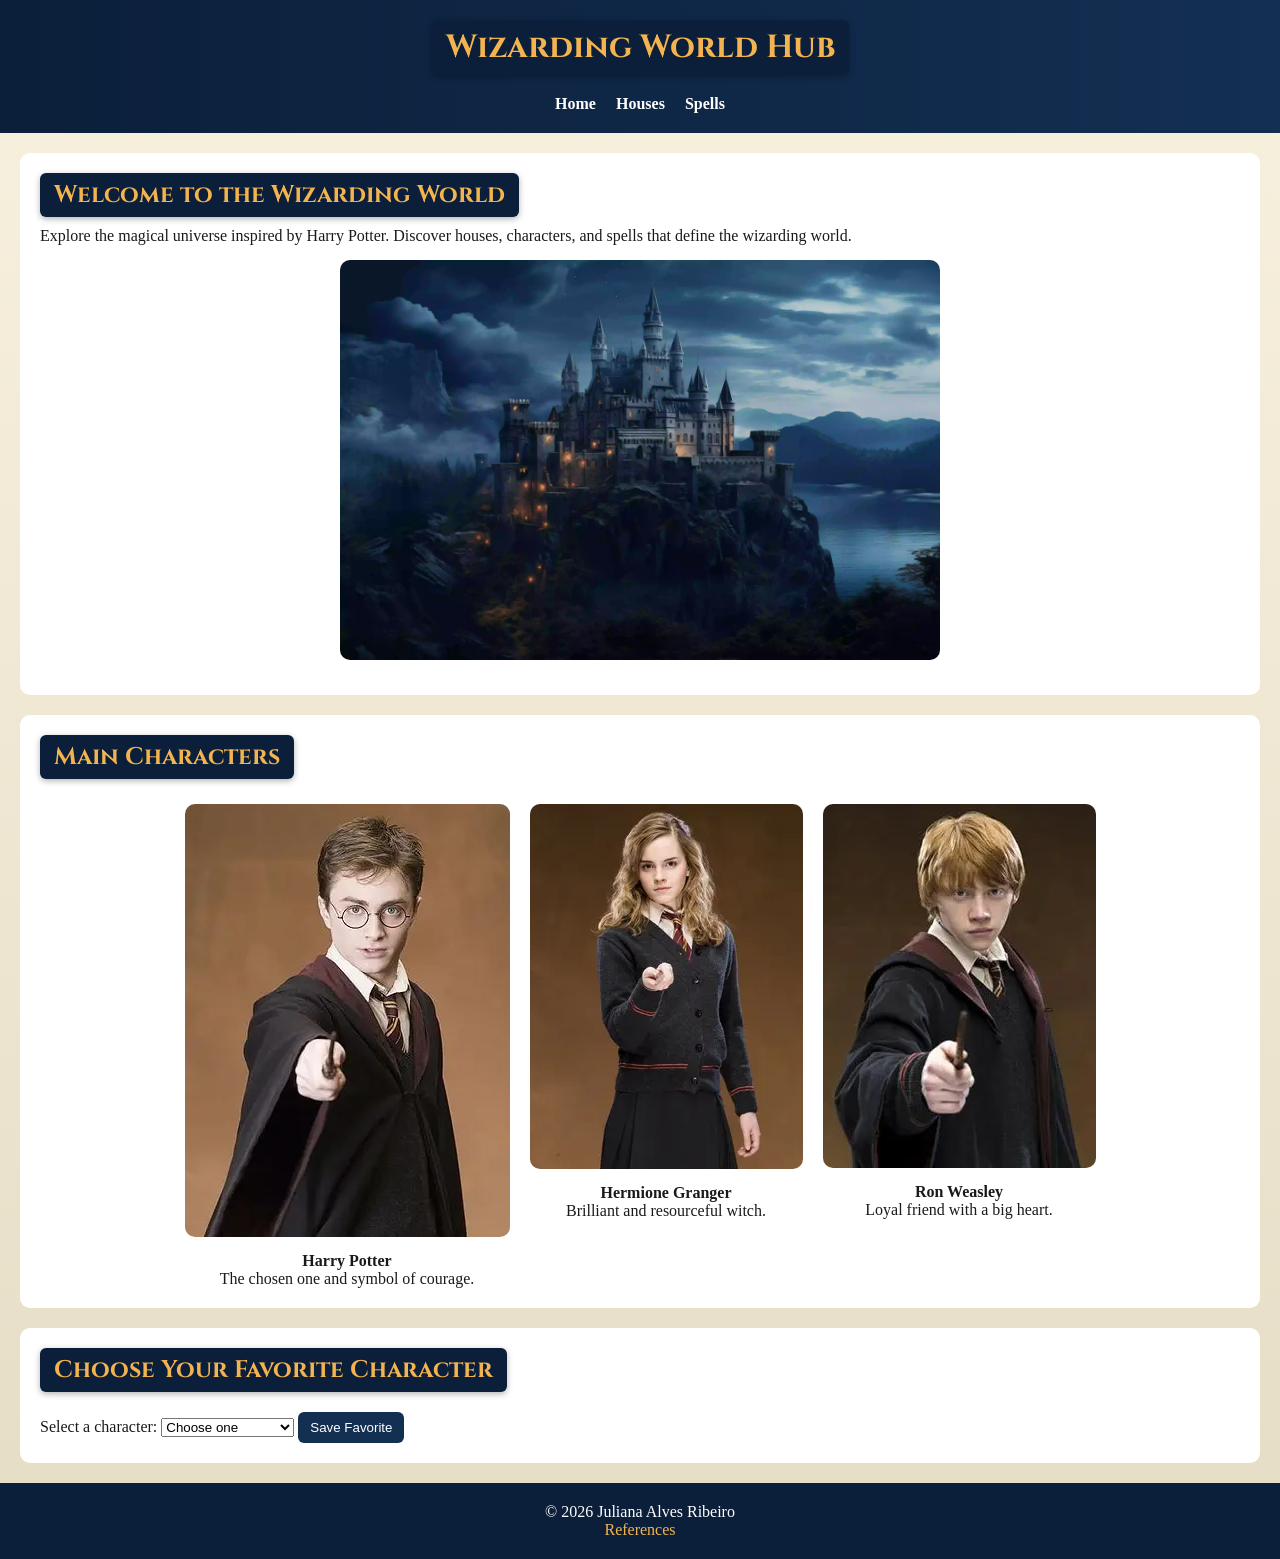
<file: project/index.html>
<!DOCTYPE html>
<html lang="en">
<head>
<meta charset="UTF-8">
<meta name="viewport" content="width=device-width, initial-scale=1.0">

<title>Wizarding World Hub</title>
<meta name="description" content="Explore the Wizarding World Hub and discover Hogwarts houses, characters, and magical experiences.">
<meta name="author" content="Juliana Alves Ribeiro">

<link href="https://fonts.googleapis.com/css2?family=Cinzel&family=IM+Fell+English&display=swap" rel="stylesheet">

<link rel="stylesheet" href="styles/wwh.css">
<link rel="stylesheet" href="styles/wwh-mobile.css">

<script src="scripts/wwh.js" defer></script>

</head>

<body>

<header>
<h1>Wizarding World Hub</h1>
<button id="menuBtn">☰</button>

<nav id="navMenu">
<a href="index.html">Home</a>
<a href="houses.html">Houses</a>
<a href="spells.html">Spells</a>
</nav>
</header>

<main>

<section>
<h2>Welcome to the Wizarding World</h2>
<p>
Explore the magical universe inspired by Harry Potter. Discover houses, characters,
and spells that define the wizarding world.
</p>

<img src="images/hogwarts.webp" alt="Hogwarts Castle" loading="lazy">
</section>

<section>
<h2>Main Characters</h2>

<div class="characters">

<div>
<img src="images/harry.webp" alt="Harry Potter" loading="lazy">
<p><strong>Harry Potter</strong><br>The chosen one and symbol of courage.</p>
</div>

<div>
<img src="images/hermione.webp" alt="Hermione Granger" loading="lazy">
<p><strong>Hermione Granger</strong><br>Brilliant and resourceful witch.</p>
</div>

<div>
<img src="images/ron.webp" alt="Ron Weasley" loading="lazy">
<p><strong>Ron Weasley</strong><br>Loyal friend with a big heart.</p>
</div>

</div>
</section>

<section>
<h2>Choose Your Favorite Character</h2>

<form>
  <label for="characterSelect">Select a character:</label>

  <select id="characterSelect" name="character">
    <option value="">Choose one</option>
    <option>Harry Potter</option>
    <option>Hermione Granger</option>
    <option>Ron Weasley</option>
  </select>

  <button type="button" onclick="saveFavorite()">Save Favorite</button>
</form>
<p id="result"></p>

</section>

</main>

<footer>
<p>© 2026 Juliana Alves Ribeiro</p>
<a href="./references.html">References</a>
</footer>

</body>
</html>
</file>
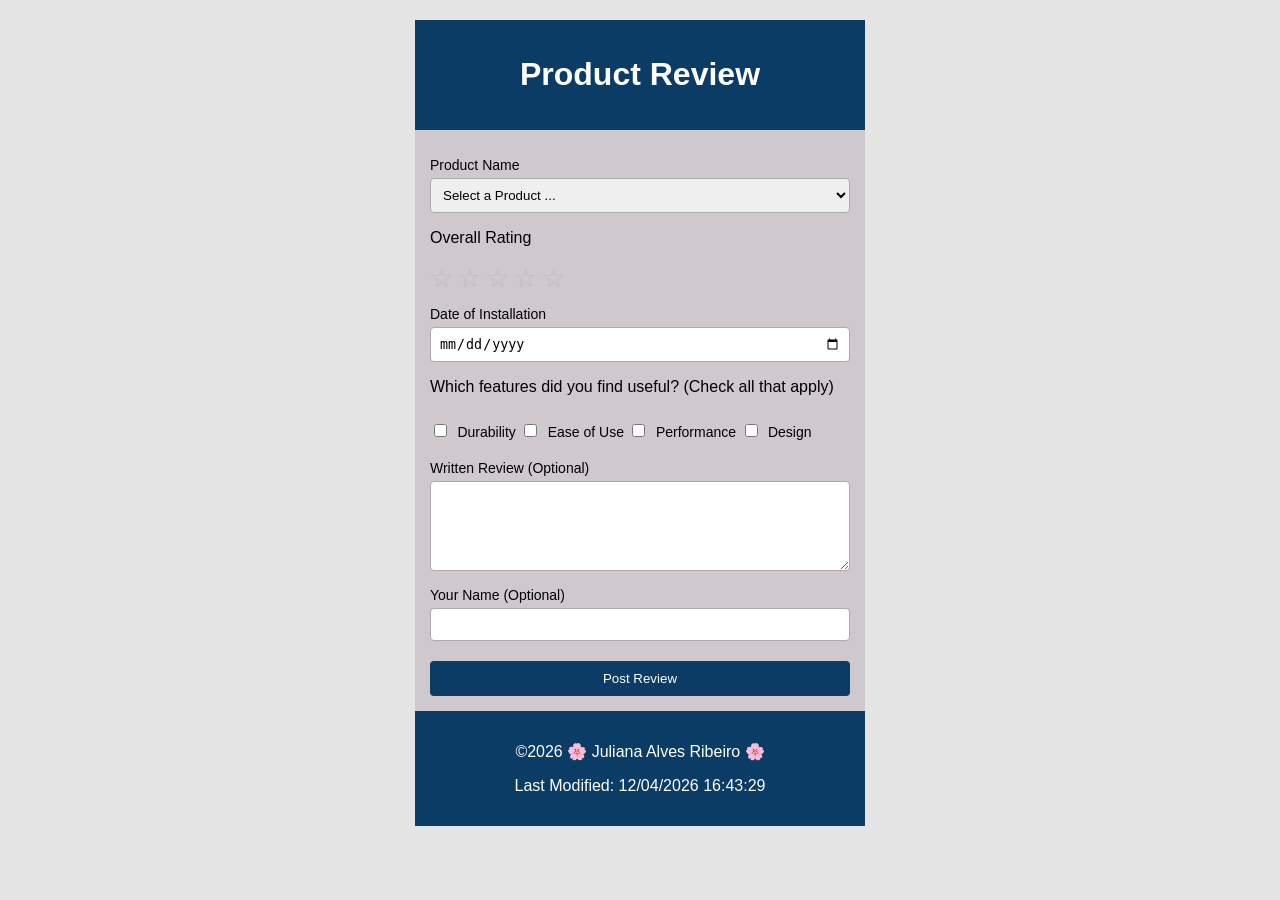
<file: form.html>
<!DOCTYPE html>
<html lang="en">
<head>
<meta charset="UTF-8">
<meta name="viewport" content="width=device-width, initial-scale=1.0">
<title>Product Review Form</title>
<meta name="description" content="Product Review Form - WDD 131 - Dynamic Web Fundamentals">
<meta name="author" content="Juliana Alves Ribeiro">

<link rel="stylesheet" href="styles/form.css">

<script src="scripts/form.js" defer></script>
<script src="scripts/form-review.js" defer></script>
</head>

<body>

<header>
  <h1>Product Review</h1>
</header>

<main class="container">

<form method="get" action="review.html">

<!-- Product -->
<label for="product">Product Name</label>
<select id="product" name="product" required>
  <option value="" disabled selected>Select a Product ...</option>
</select>

<!-- Rating -->
<p>Overall Rating</p>
<div class="rating">

  <input type="radio" id="star5" name="rating" value="5" required>
  <label for="star5">☆</label>

  <input type="radio" id="star4" name="rating" value="4" required>
  <label for="star4">☆</label>

  <input type="radio" id="star3" name="rating" value="3" required>
  <label for="star3">☆</label>

  <input type="radio" id="star2" name="rating" value="2" required>
  <label for="star2">☆</label>

  <input type="radio" id="star1" name="rating" value="1" required>
  <label for="star1">☆</label>

</div>

<!-- Date -->
<label for="date">Date of Installation</label>
<input type="date" id="date" name="date" required>

<!-- Features -->
<p>Which features did you find useful? (Check all that apply)</p>

<div class="checkbox-group">

  <input type="checkbox" id="durability" name="features" value="durability">
  <label for="durability">Durability</label>

  <input type="checkbox" id="ease" name="features" value="ease">
  <label for="ease">Ease of Use</label>

  <input type="checkbox" id="performance" name="features" value="performance">
  <label for="performance">Performance</label>

  <input type="checkbox" id="design" name="features" value="design">
  <label for="design">Design</label>

</div>

<!-- Review -->
<label for="review">Written Review (Optional)</label>
<textarea id="review" name="review"></textarea>

<!-- Name -->
<label for="username">Your Name (Optional)</label>
<input type="text" id="username" name="username">

<input type="submit" value="Post Review" class="submit-btn">

</form>

</main>

<footer>
  <p>©2026 🌸 Juliana Alves Ribeiro 🌸</p>
  <p id="lastModified"></p>
</footer>

</body>
</html>
</file>
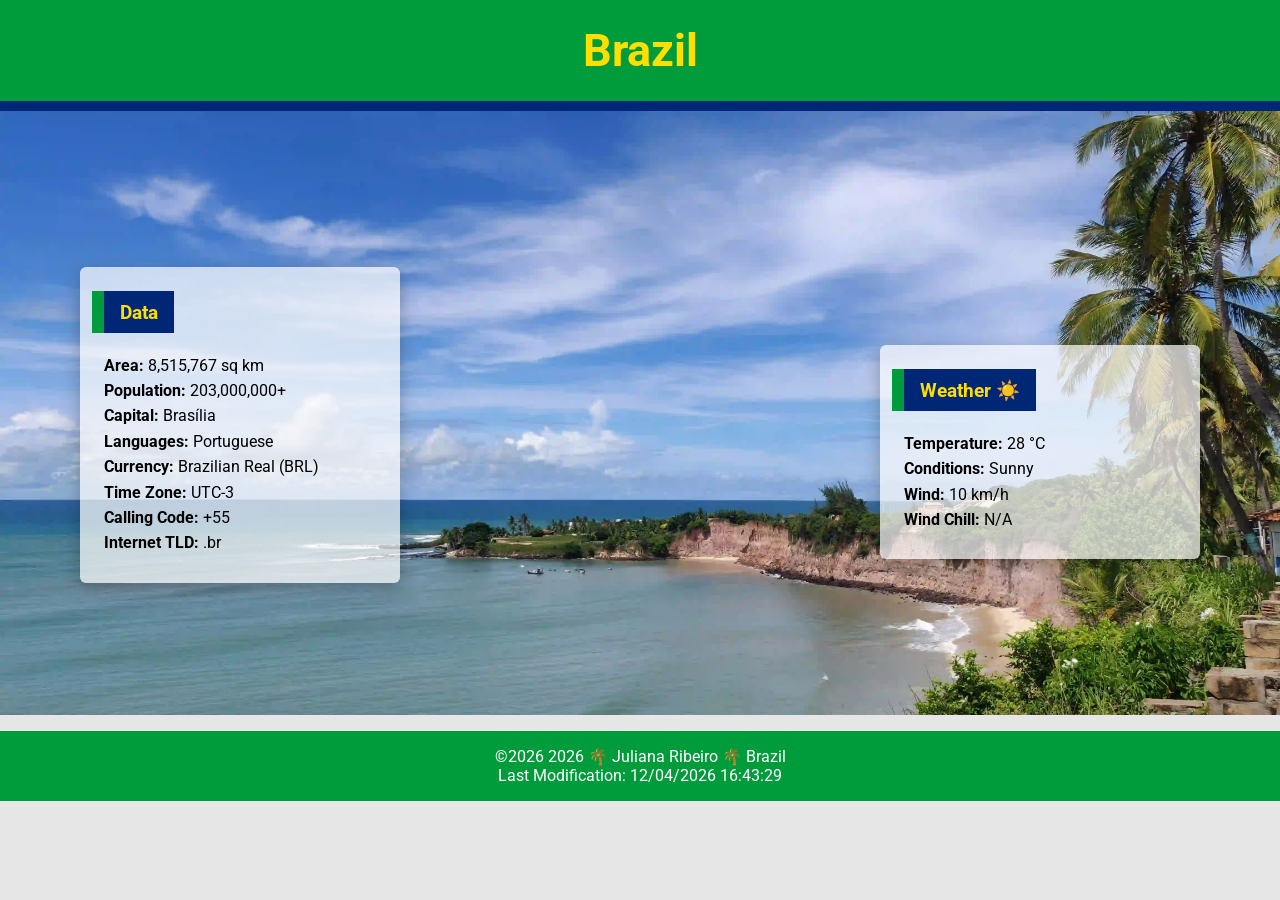
<file: place.html>
<!DOCTYPE html>
<html lang="en">
<head>
  <meta charset="UTF-8">
  <meta name="viewport" content="width=device-width, initial-scale=1.0">
  <title>Brazil</title>
  <meta name="description" content="WDD 131 - Dynamic Web Fundamentals - Juliana Alves Ribeiro web development resources and personal information.">
  <meta name="author" content="Juliana Alves Ribeiro">

  <link rel="stylesheet" href="styles/place.css">

  <!-- Google Fonts -->
  <link rel="preconnect" href="https://fonts.googleapis.com">
  <link rel="preconnect" href="https://fonts.gstatic.com" crossorigin>
  <link href="https://fonts.googleapis.com/css2?family=Roboto:wght@300;400;700&display=swap" rel="stylesheet">

  <script src="scripts/place.js" defer></script>
</head>

<body>

    <header>
    <h1>Brazil</h1>
    </header>

    <main>

    <!-- HERO -->
    <picture>
        <source srcset="images/hero-large.webp" media="(min-width: 768px)">
        <img src="images/hero-small.webp" alt="Brazil landscape">
    </picture>

    <!-- DATA -->
    <section class="card data">
        <h2>Data</h2>
        <p><strong>Area:</strong> 8,515,767 sq km</p>
        <p><strong>Population:</strong> 203,000,000+</p>
        <p><strong>Capital:</strong> Brasília</p>
        <p><strong>Languages:</strong> Portuguese</p>
        <p><strong>Currency:</strong> Brazilian Real (BRL)</p>
        <p><strong>Time Zone:</strong> UTC-3</p>
        <p><strong>Calling Code:</strong> +55</p>
        <p><strong>Internet TLD:</strong> .br</p>
    </section>

    <!-- WEATHER -->
    <section class="card weather">
        <h2>Weather</h2>

        <!-- Mobile SVG -->
        <img src="images/weather.svg" alt="Weather icon" class="weather-icon">

        <p><strong>Temperature:</strong> <span id="temp">28</span> °C</p>
        <p><strong>Conditions:</strong> Sunny</p>
        <p><strong>Wind:</strong> <span id="wind">10</span> km/h</p>
        <p><strong>Wind Chill:</strong> <span id="windChill"></span></p>
    </section>

    </main>

    <footer>
    <p>©2026 <span id="year"></span> 🌴 Juliana Ribeiro 🌴 Brazil</p>
    <p>Last Modification: <span id="lastModified"></span></p>
    </footer>

</body>
</html>
</file>
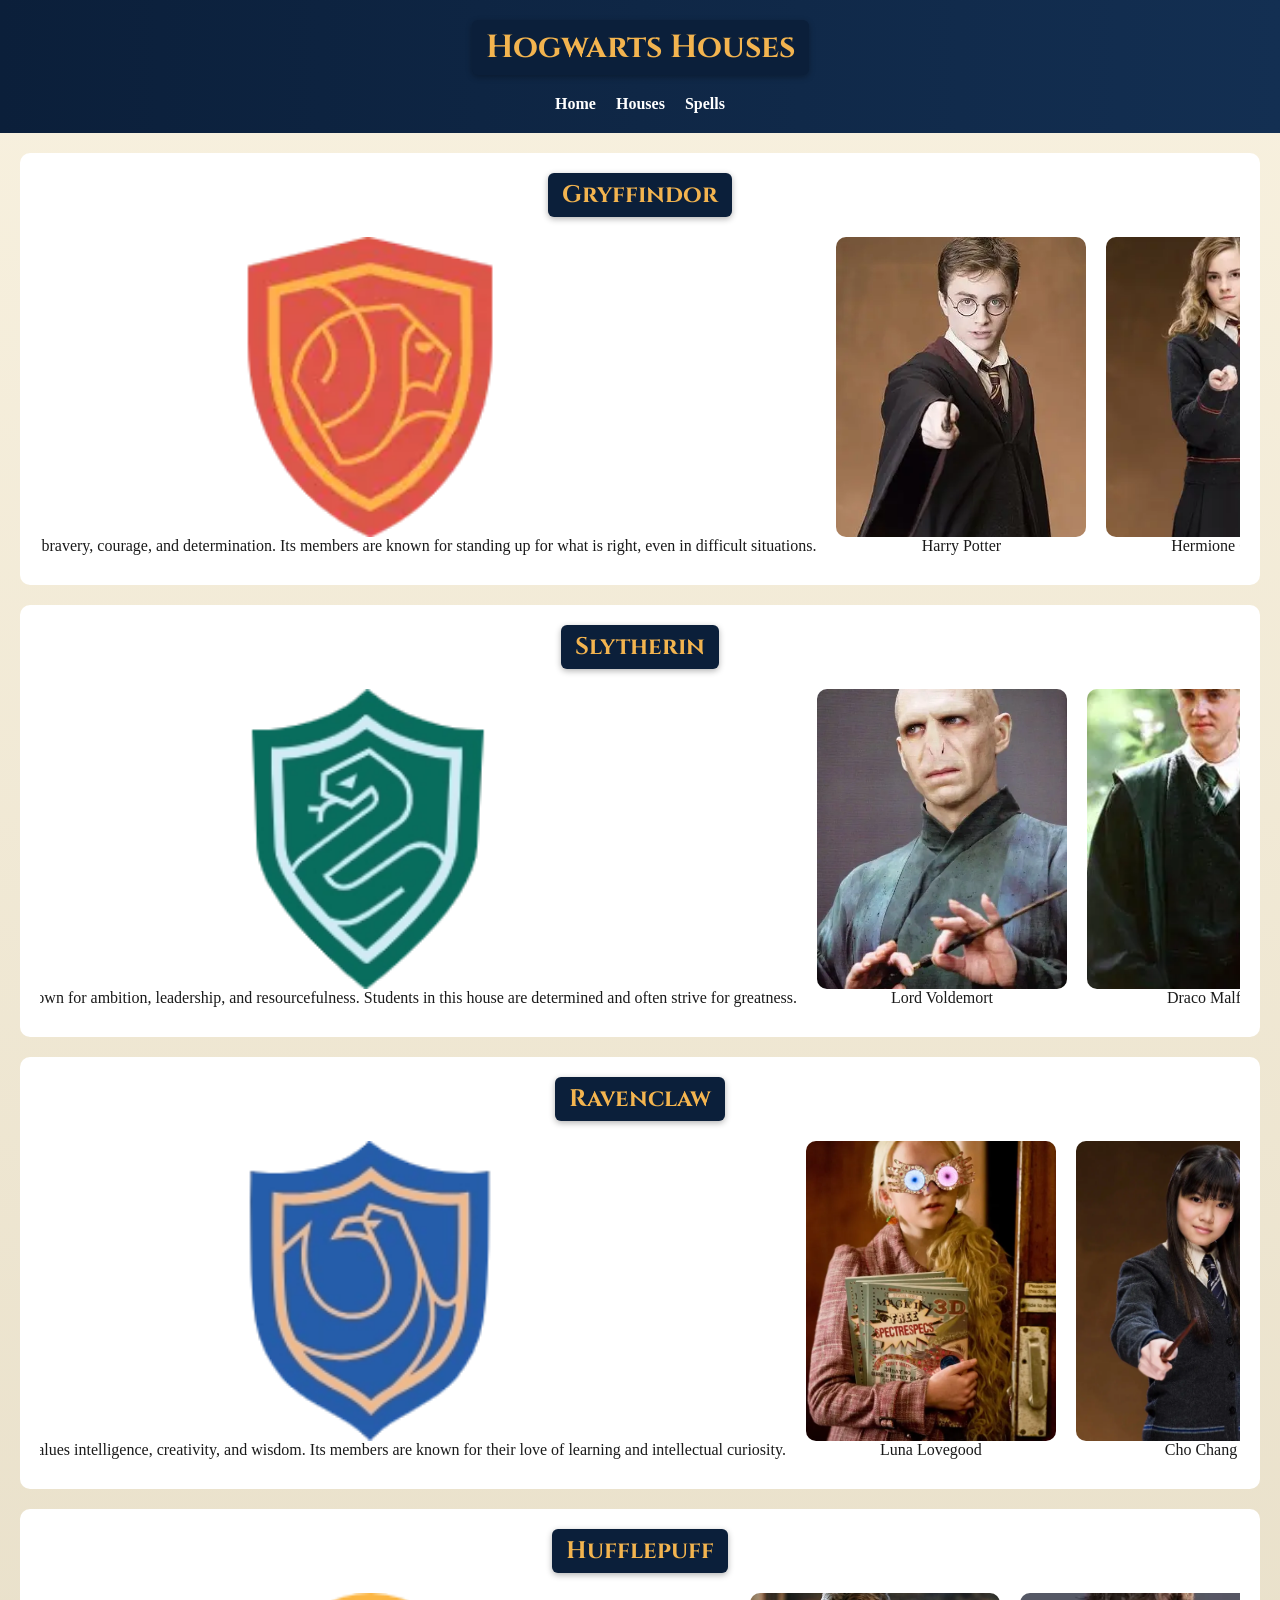
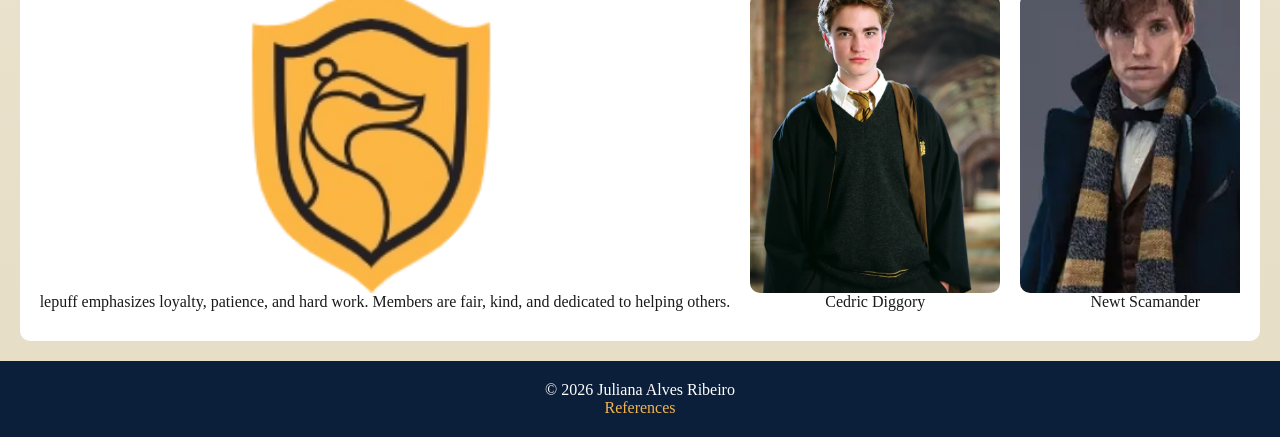
<file: project/houses.html>
<!DOCTYPE html>
<html lang="en">
<head>
<meta charset="UTF-8">
<meta name="viewport" content="width=device-width, initial-scale=1.0">

<title>Hogwarts Houses</title>

<link href="https://fonts.googleapis.com/css2?family=Cinzel&family=IM+Fell+English&display=swap" rel="stylesheet">

<link rel="stylesheet" href="styles/wwh.css">
<link rel="stylesheet" href="styles/wwh-mobile.css">

<script src="scripts/wwh.js" defer></script>
</head>

<body>

<header>
<h1>Hogwarts Houses</h1>
<button id="menuBtn">☰</button>

<nav id="navMenu">
<a href="index.html">Home</a>
<a href="houses.html">Houses</a>
<a href="spells.html">Spells</a>
</nav>
</header>

<main>

<section class="house">
<h2>Gryffindor</h2>
<div class="carousel">

<div class="card">
<img src="images/gryffindor.webp" alt="Gryffindor House" loading="lazy">
<p>Gryffindor values bravery, courage, and determination. Its members are known for standing up for what is right, even in difficult situations.</p>
</div>

<div class="card">
<img src="images/harry.webp" alt="Harry Potter" loading="lazy">
<p>Harry Potter</p>
</div>

<div class="card">
<img src="images/hermione.webp" alt="Hermione Granger" loading="lazy">
<p>Hermione Granger</p>
</div>

</div>
</section>

<section class="house">
<h2>Slytherin</h2>
<div class="carousel">

<div class="card">
<img src="images/slytherin.webp" alt="Slytherin House" loading="lazy">
<p>Slytherin is known for ambition, leadership, and resourcefulness. Students in this house are determined and often strive for greatness.</p>
</div>

<div class="card">
<img src="images/voldemort.webp" alt="Lord Voldemort" loading="lazy">
<p>Lord Voldemort</p>
</div>

<div class="card">
<img src="images/malfoy.webp" alt="Draco Malfoy" loading="lazy">
<p>Draco Malfoy</p>
</div>

</div>
</section>

<section class="house">
<h2>Ravenclaw</h2>
<div class="carousel">

<div class="card">
<img src="images/ravenclaw.webp" alt="Ravenclaw House" loading="lazy">
<p>Ravenclaw values intelligence, creativity, and wisdom. Its members are known for their love of learning and intellectual curiosity.</p>
</div>

<div class="card">
<img src="images/luna.webp" alt="Luna Lovegood" loading="lazy">
<p>Luna Lovegood</p>
</div>

<div class="card">
<img src="images/cho.webp" alt="Cho Chang" loading="lazy">
<p>Cho Chang</p>
</div>

</div>
</section>

<section class="house">
<h2>Hufflepuff</h2>
<div class="carousel">

<div class="card">
<img src="images/hufflepuff.webp" alt="Hufflepuff House" loading="lazy">
<p>Hufflepuff emphasizes loyalty, patience, and hard work. Members are fair, kind, and dedicated to helping others.</p>
</div>

<div class="card">
<img src="images/cedric.webp" alt="Cedric Diggory" loading="lazy">
<p>Cedric Diggory</p>
</div>

<div class="card">
<img src="images/newt.webp" alt="Newton Scamander" loading="lazy">
<p>Newt Scamander</p>
</div>

</div>
</section>

</main>

<footer>
<p>© 2026 Juliana Alves Ribeiro</p>
<a href="references.html">References</a>
</footer>

</body>
</html>
</file>
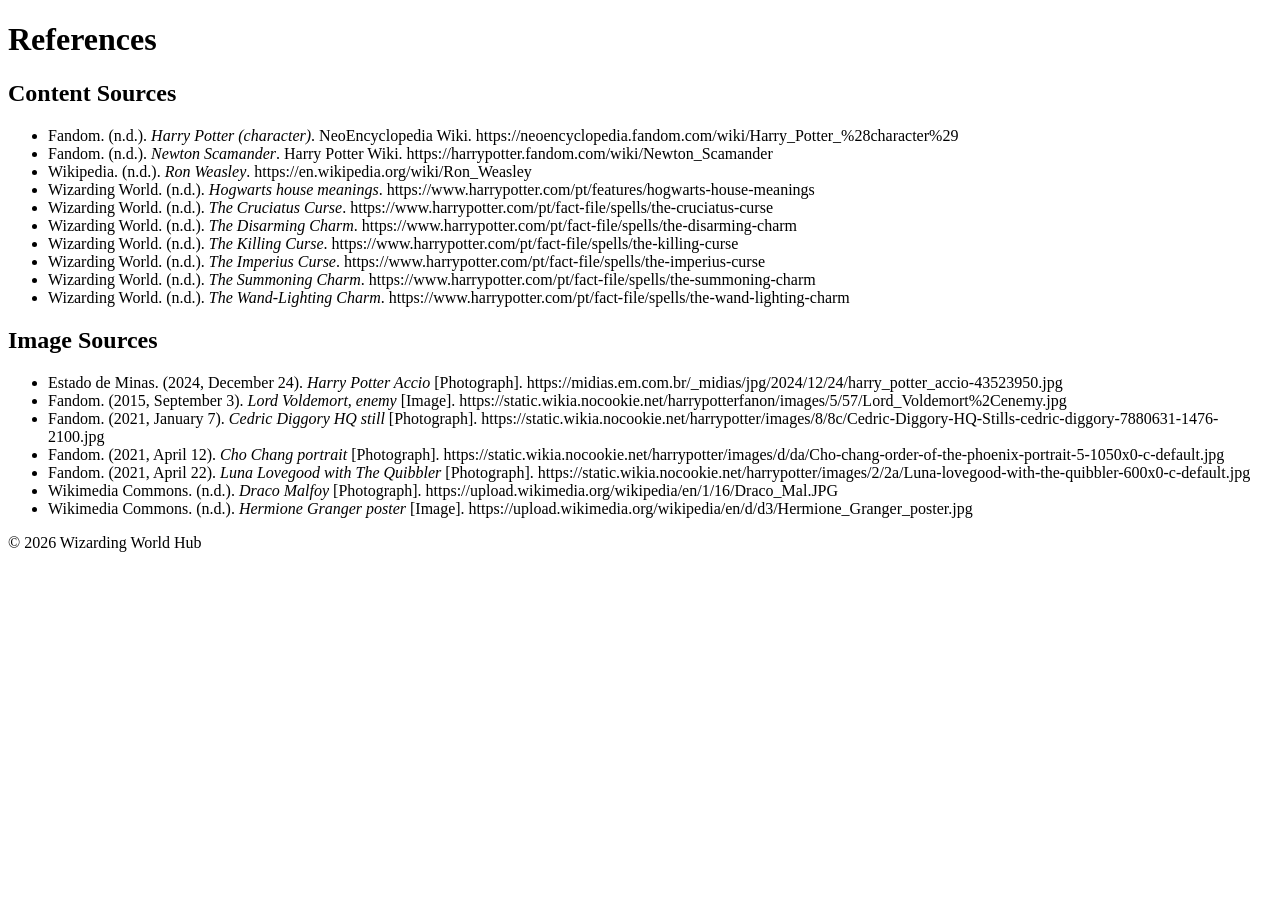
<file: project/reference.html>
<!DOCTYPE html>
<html lang="en">
<head>
  <meta charset="UTF-8">
  <meta name="viewport" content="width=device-width, initial-scale=1.0">

  <title>References</title>
  <meta name="description" content="References used for the Wizarding World Hub project.">
  <meta name="author" content="Juliana Alves Ribeiro">
</head>

<body>

<header>
  <h1>References</h1>
</header>

<main>

  <!-- CONTENT SOURCES -->
  <section>
    <h2>Content Sources</h2>
    <ul>

      <li>
        Fandom. (n.d.). <em>Harry Potter (character)</em>. NeoEncyclopedia Wiki. 
        https://neoencyclopedia.fandom.com/wiki/Harry_Potter_%28character%29
      </li>

      <li>
        Fandom. (n.d.). <em>Newton Scamander</em>. Harry Potter Wiki. 
        https://harrypotter.fandom.com/wiki/Newton_Scamander
      </li>

      <li>
        Wikipedia. (n.d.). <em>Ron Weasley</em>. 
        https://en.wikipedia.org/wiki/Ron_Weasley
      </li>

      <li>
        Wizarding World. (n.d.). <em>Hogwarts house meanings</em>. 
        https://www.harrypotter.com/pt/features/hogwarts-house-meanings
      </li>

      <li>
        Wizarding World. (n.d.). <em>The Cruciatus Curse</em>. 
        https://www.harrypotter.com/pt/fact-file/spells/the-cruciatus-curse
      </li>

      <li>
        Wizarding World. (n.d.). <em>The Disarming Charm</em>. 
        https://www.harrypotter.com/pt/fact-file/spells/the-disarming-charm
      </li>

      <li>
        Wizarding World. (n.d.). <em>The Killing Curse</em>. 
        https://www.harrypotter.com/pt/fact-file/spells/the-killing-curse
      </li>

      <li>
        Wizarding World. (n.d.). <em>The Imperius Curse</em>. 
        https://www.harrypotter.com/pt/fact-file/spells/the-imperius-curse
      </li>

      <li>
        Wizarding World. (n.d.). <em>The Summoning Charm</em>. 
        https://www.harrypotter.com/pt/fact-file/spells/the-summoning-charm
      </li>

      <li>
        Wizarding World. (n.d.). <em>The Wand-Lighting Charm</em>. 
        https://www.harrypotter.com/pt/fact-file/spells/the-wand-lighting-charm
      </li>

    </ul>
  </section>

  <!-- IMAGE SOURCES -->
  <section>
    <h2>Image Sources</h2>
    <ul>

      <li>
        Estado de Minas. (2024, December 24). <em>Harry Potter Accio</em> [Photograph]. 
        https://midias.em.com.br/_midias/jpg/2024/12/24/harry_potter_accio-43523950.jpg
      </li>

      <li>
        Fandom. (2015, September 3). <em>Lord Voldemort, enemy</em> [Image]. 
        https://static.wikia.nocookie.net/harrypotterfanon/images/5/57/Lord_Voldemort%2Cenemy.jpg
      </li>

      <li>
        Fandom. (2021, January 7). <em>Cedric Diggory HQ still</em> [Photograph]. 
        https://static.wikia.nocookie.net/harrypotter/images/8/8c/Cedric-Diggory-HQ-Stills-cedric-diggory-7880631-1476-2100.jpg
      </li>

      <li>
        Fandom. (2021, April 12). <em>Cho Chang portrait</em> [Photograph]. 
        https://static.wikia.nocookie.net/harrypotter/images/d/da/Cho-chang-order-of-the-phoenix-portrait-5-1050x0-c-default.jpg
      </li>

      <li>
        Fandom. (2021, April 22). <em>Luna Lovegood with The Quibbler</em> [Photograph]. 
        https://static.wikia.nocookie.net/harrypotter/images/2/2a/Luna-lovegood-with-the-quibbler-600x0-c-default.jpg
      </li>

      <li>
        Wikimedia Commons. (n.d.). <em>Draco Malfoy</em> [Photograph]. 
        https://upload.wikimedia.org/wikipedia/en/1/16/Draco_Mal.JPG
      </li>

      <li>
        Wikimedia Commons. (n.d.). <em>Hermione Granger poster</em> [Image]. 
        https://upload.wikimedia.org/wikipedia/en/d/d3/Hermione_Granger_poster.jpg
      </li>

    </ul>
  </section>

</main>

<footer>
  <p>© 2026 Wizarding World Hub</p>
</footer>

</body>
</html>
</file>
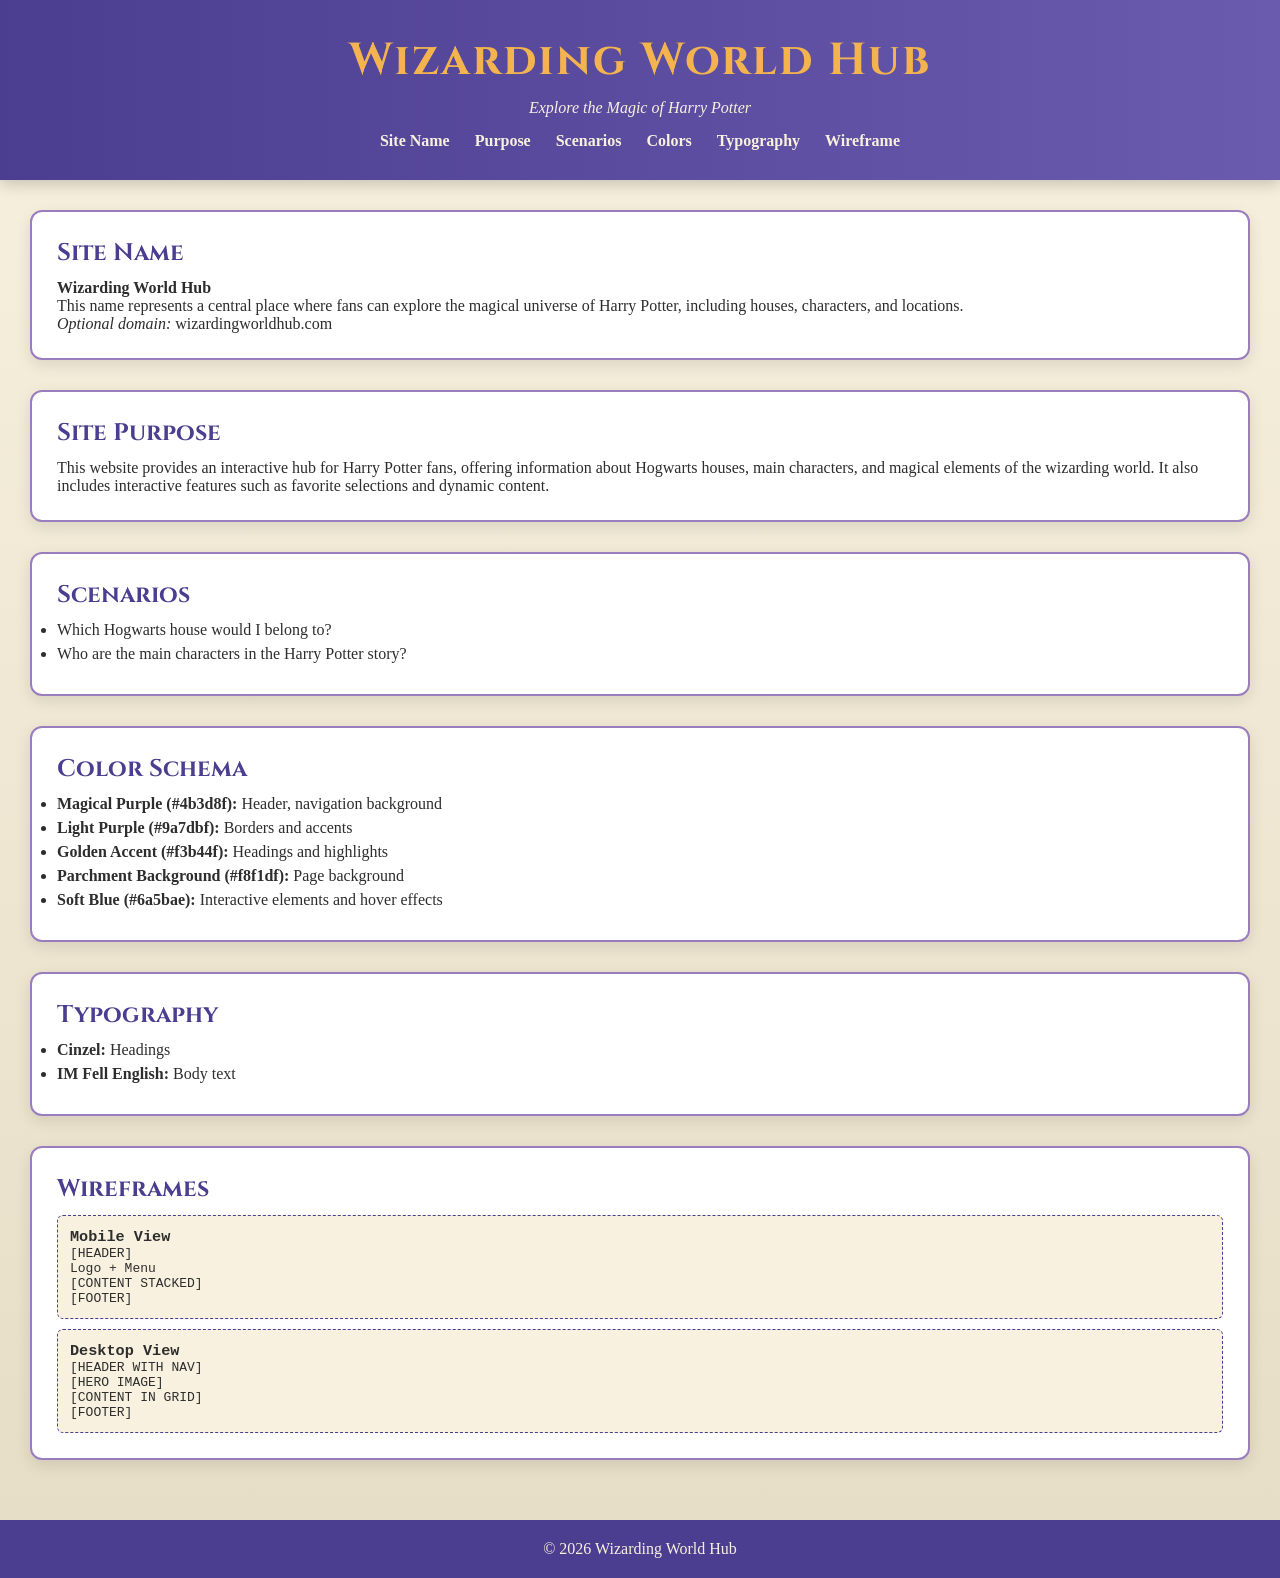
<file: project/siteplan.html>
<!DOCTYPE html>
<html lang="en">
<head>
<meta charset="UTF-8">
<meta name="viewport" content="width=device-width, initial-scale=1.0">
<title>Site Plan - Wizarding World Hub</title>
<meta name="description" content="Site plan for the Harry Potter World website project.">
<meta name="author" content="Juliana Alves Ribeiro">

<!-- Google Fonts -->
  <link href="https://fonts.googleapis.com/css2?family=Cinzel:wght@400;700&family=IM+Fell+English&display=swap" rel="stylesheet">

<!--CSS-->
<link rel="stylesheet" href="styles/siteplan.css">
<link rel="stylesheet" href="styles/siteplan-desktop.css">
</head>

<body>

  <header>
    <h1>Wizarding World Hub</h1>
    <p class="tagline">Explore the Magic of Harry Potter</p>

    <button id="menuBtn">☰</button>

    <nav id="navMenu">
      <a href="#">Site Name</a>
      <a href="#">Purpose</a>
      <a href="#">Scenarios</a>
      <a href="#">Colors</a>
      <a href="#">Typography</a>
      <a href="#">Wireframe</a>
    </nav>
  </header>

  <main>

    <!-- SITE NAME -->
    <section>
      <h2>Site Name</h2>
      <p><strong>Wizarding World Hub</strong></p>
      <p>This name represents a central place where fans can explore the magical universe of Harry Potter, including houses, characters, and locations.</p>
      <p><em>Optional domain:</em> wizardingworldhub.com</p>
    </section>

    <!-- PURPOSE -->
    <section>
      <h2>Site Purpose</h2>
      <p>This website provides an interactive hub for Harry Potter fans, offering information about Hogwarts houses, main characters, and magical elements of the wizarding world. It also includes interactive features such as favorite selections and dynamic content.</p>
    </section>

    <!-- SCENARIOS -->
    <section>
      <h2>Scenarios</h2>
      <ul>
        <li>Which Hogwarts house would I belong to?</li>
        <li>Who are the main characters in the Harry Potter story?</li>
      </ul>
    </section>

    <!-- COLORS -->
    <section>
      <h2>Color Schema</h2>
      <ul>
        <li><strong>Magical Purple (#4b3d8f):</strong> Header, navigation background</li>
        <li><strong>Light Purple (#9a7dbf):</strong> Borders and accents</li>
        <li><strong>Golden Accent (#f3b44f):</strong> Headings and highlights</li>
        <li><strong>Parchment Background (#f8f1df):</strong> Page background</li>
        <li><strong>Soft Blue (#6a5bae):</strong> Interactive elements and hover effects</li>
      </ul>
    </section>

    <!-- TYPOGRAPHY -->
    <section>
      <h2>Typography</h2>
      <ul>
        <li><strong>Cinzel:</strong> Headings</li>
        <li><strong>IM Fell English:</strong> Body text</li>
      </ul>
    </section>

    <!-- WIREFRAMES -->
    <section>
      <h2>Wireframes</h2>

      <div class="wireframe">
        <h3>Mobile View</h3>
        <p>[HEADER]</p>
        <p>Logo + Menu</p>
        <p>[CONTENT STACKED]</p>
        <p>[FOOTER]</p>
      </div>

      <div class="wireframe">
        <h3>Desktop View</h3>
        <p>[HEADER WITH NAV]</p>
        <p>[HERO IMAGE]</p>
        <p>[CONTENT IN GRID]</p>
        <p>[FOOTER]</p>
      </div>

    </section>

  </main>

  <footer>
    <p>© 2026 Wizarding World Hub</p>
  </footer>

</body>
</html>
</file>
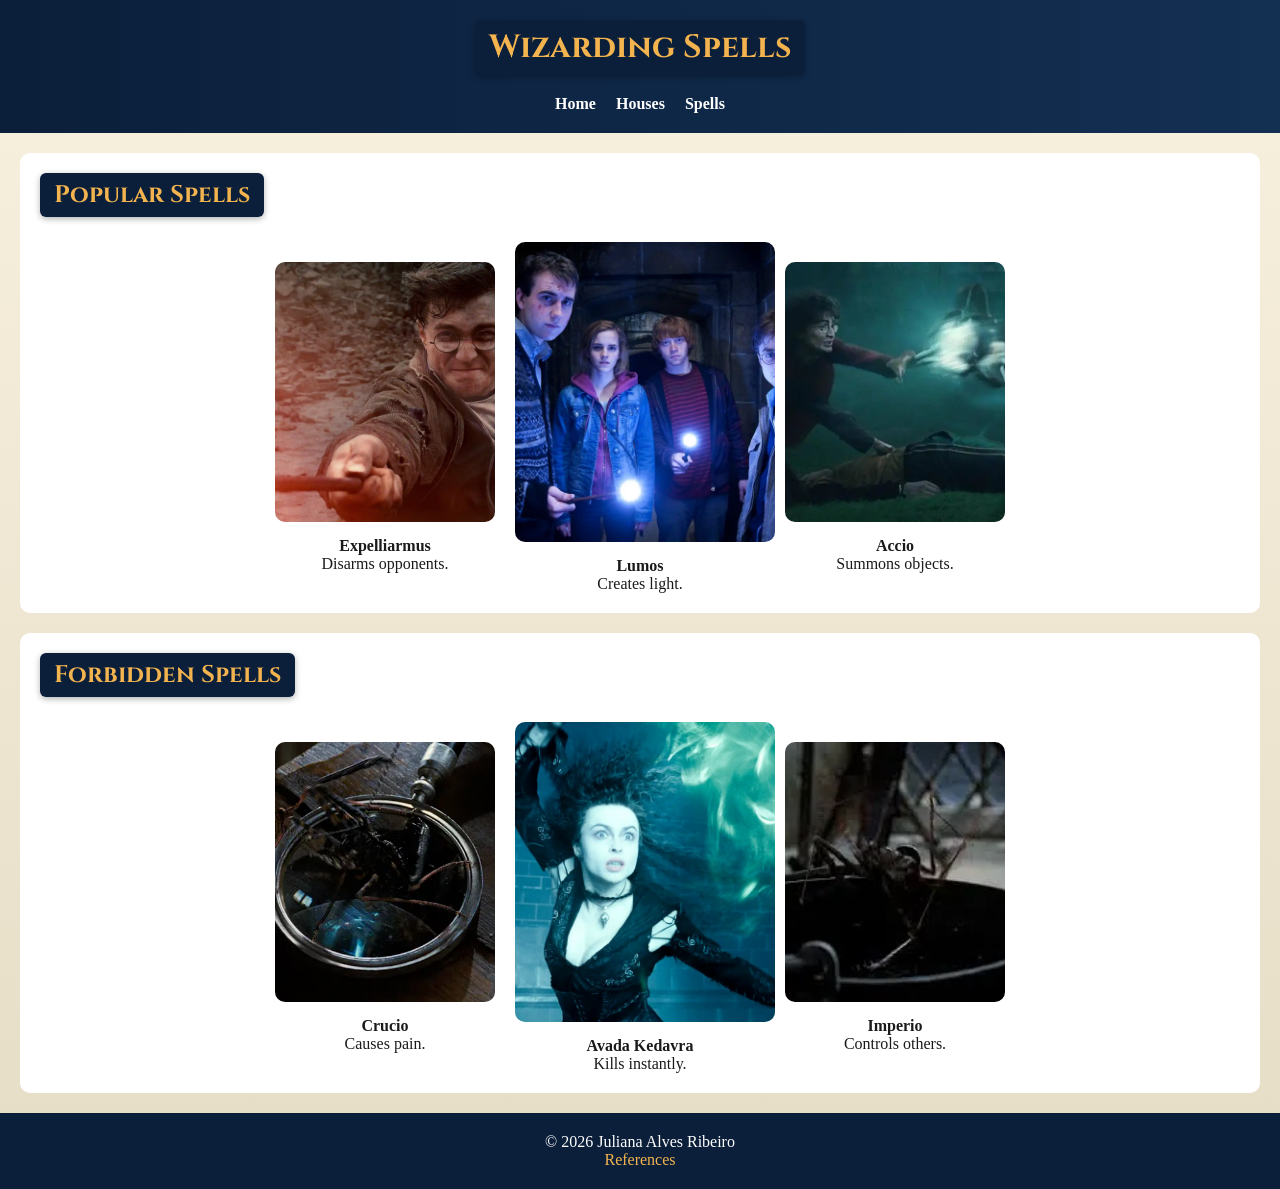
<file: project/spells.html>
<!DOCTYPE html>
<html lang="en">
<head>
<meta charset="UTF-8">
<meta name="viewport" content="width=device-width, initial-scale=1.0">

<title>Spells</title>

<link href="https://fonts.googleapis.com/css2?family=Cinzel&family=IM+Fell+English&display=swap" rel="stylesheet">

<link rel="stylesheet" href="styles/wwh.css">
<link rel="stylesheet" href="styles/wwh-mobile.css">

<script src="scripts/wwh.js" defer></script>
</head>

<body>

<header>
<h1>Wizarding Spells</h1>
<button id="menuBtn">☰</button>

<nav id="navMenu">
<a href="index.html">Home</a>
<a href="houses.html">Houses</a>
<a href="spells.html">Spells</a>
</nav>
</header>

<main>

<section>
<h2>Popular Spells</h2>

<div class="spells">

<div>
<img src="images/expelliarmus.webp" alt="Expelliarmus Spell" loading="lazy">
<p><strong>Expelliarmus</strong><br>Disarms opponents.</p>
</div>

<div class="highlight">
<img src="images/lumos.webp" alt="Lumos Spell" loading="lazy">
<p><strong>Lumos</strong><br>Creates light.</p>
</div>

<div>
<img src="images/accio.webp" alt="Accio Spell" loading="lazy">
<p><strong>Accio</strong><br>Summons objects.</p>
</div>

</div>
</section>

<section>
<h2>Forbidden Spells</h2>

<div class="spells">

<div>
<img src="images/crucio.webp" alt="Crucio Spell" loading="lazy">
<p><strong>Crucio</strong><br>Causes pain.</p>
</div>

<div class="highlight">
<img src="images/avada.webp" alt="Avada Kedavra Spell" loading="lazy">
<p><strong>Avada Kedavra</strong><br>Kills instantly.</p>
</div>

<div>
<img src="images/imperio.webp" alt="Imperio Spell" loading="lazy">
<p><strong>Imperio</strong><br>Controls others.</p>
</div>

</div>
</section>

</main>

<footer>
<p>© 2026 Juliana Alves Ribeiro</p>
<a href="references.html">References</a>
</footer>

</body>
</html>
</file>
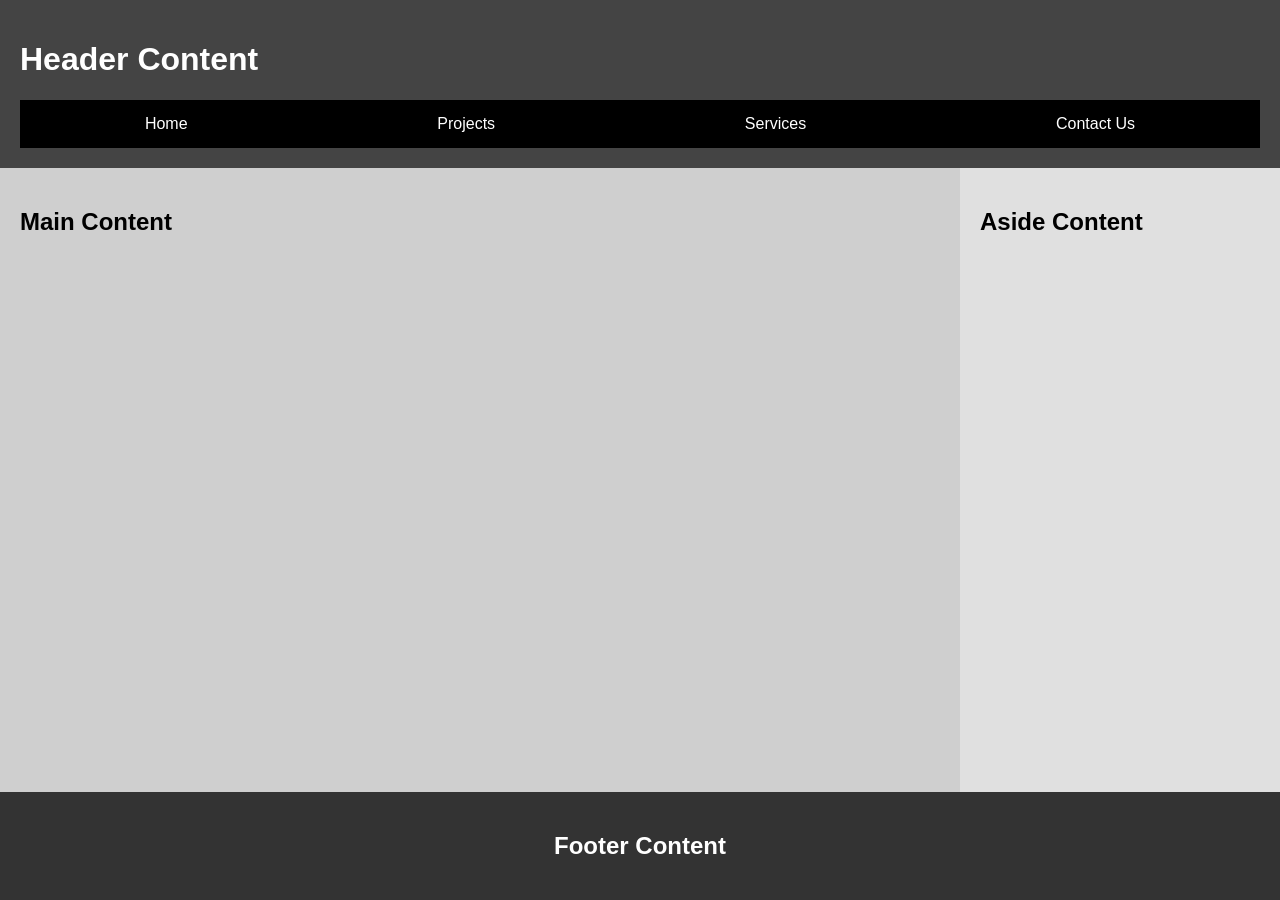
<file: week01/basic-layout.html>
<!DOCTYPE html>
<html lang="en">
<head>
    <meta charset="UTF-8">
    <meta name="viewport" content="width=device-width, initial-scale=1.0">
    <title>Juliana Alves Ribeiro | WDD 131</title>

    <link rel="stylesheet" href="styles/layout.css">
</head>
<body>
    
    <header>
        <h1>Header Content</h1>

        <nav>
            <ul>
                <li><a href="#">Home</a></li>
                <li><a href="#">Projects</a></li>
                <li><a href="#">Services</a></li>
                <li><a href="#">Contact Us</a></li>
            </ul>
        </nav>

    </header>

        <main>
        <h2>Main Content</h2>
    </main>

    <aside>
        <h2>Aside Content</h2>
    </aside>

    <footer>
        <h2>Footer Content</h2>
    </footer>

</body>
</html>
</file>
<file: project/styles/wwh.css>
/* RESET BÁSICO */
* {
  margin: 0;
  padding: 0;
  box-sizing: border-box;
}

/* BODY */
body {
  background: linear-gradient(to bottom, #f8f1df, #e6ddc6);
  font-family: 'IM Fell English', serif;
  color: #1a1a1a;
}

/* HEADER */
header {
  background: linear-gradient(to right, #0b1f3a, #132f52);
  color: #ffffff;
  text-align: center;
  padding: 20px;
}

/* MENU */
nav {
  display: flex;
  justify-content: center;
  gap: 20px;
  margin-top: 10px;
}

nav a {
  color: #ffffff;
  text-decoration: none;
  font-weight: bold;
  transition: 0.3s;
}

nav a:hover {
  color: #f3b44f;
}

/* BOTÃO MENU MOBILE */
#menuBtn {
  display: none;
  background: #132f52;
  color: white;
  border: none;
  padding: 8px 12px;
  margin-top: 10px;
  border-radius: 6px;
  cursor: pointer;
}

#menuBtn:hover {
  background: #0b1f3a;
}

/* TÍTULOS (COM FUNDO PRA DESTACAR) */
h1, h2 {
  font-family: 'Cinzel', serif;
  color: #f3b44f;
  background: #0b1f3a;
  display: inline-block;
  padding: 6px 14px;
  border-radius: 6px;
  margin-bottom: 10px;
  box-shadow: 0 2px 6px rgba(0,0,0,0.3);
}

/* SEÇÕES */
section {
  padding: 20px;
  margin: 20px;
  background: #ffffff;
  border-radius: 10px;
}

/* IMAGEM PRINCIPAL */
section img {
  max-width: 600px;
  width: 100%;
  display: block;
  margin: 15px auto;
  border-radius: 10px;
  transition: transform 0.3s;
}

/* HOVER DAS IMAGENS */
img:hover {
  transform: translateY(-10px);
}

/* CHARACTERS */
.characters {
  display: flex;
  gap: 20px;
  text-align: center;
  justify-content: center;
  flex-wrap: wrap;
}

/* CASAS */
.house {
  text-align: center;
}

/* CARROSSEL */
.carousel {
  display: flex;
  justify-content: center;
  overflow-x: auto;
  scroll-snap-type: x mandatory;
  gap: 20px;
  padding: 10px 0;
}

/* CARDS */
.card {
  min-width: 250px;
  flex: 0 0 auto;
  scroll-snap-align: center;
  text-align: center;
}

/* IMAGENS DOS CARDS */
.card img {
  width: 250px;
  height: 300px;
  object-fit: cover;
  border-radius: 10px;
  margin: 0 auto;
}

/* SPELLS */
.spells {
  display: flex;
  justify-content: center;
  align-items: center;
  gap: 20px;
  text-align: center;
  flex-wrap: wrap;
}

/* CARDS SPELLS */
.spells div {
  max-width: 250px;
}

/* IMAGENS SPELLS */
.spells img {
  width: 220px;
  height: 260px;
  object-fit: cover;
  border-radius: 10px;
}

/* DESTAQUE */
.highlight img {
  width: 260px;
  height: 300px;
}

/* BOTÕES */
button {
  background: #132f52;
  color: #ffffff;
  border: none;
  padding: 8px 12px;
  border-radius: 6px;
  cursor: pointer;
  margin-top: 10px;
}

button:hover {
  background: #0b1f3a;
}

/* FOOTER */
footer {
  text-align: center;
  padding: 20px;
  background: #0b1f3a;
  color: #ffffff;
}

footer a {
  color: #f3b44f;
  text-decoration: none;
}

footer a:hover {
  text-decoration: underline;
}
</file>
<file: project/styles/wwh-mobile.css>
#menuBtn {
  display: none;
}

@media (max-width: 768px) {

  .grid {
    grid-template-columns: 1fr;
  }

  nav {
    display: none;
    flex-direction: column;
  }

  nav.open {
    display: flex;
  }

  #menuBtn {
    display: block;
  }

  .characters {
    flex-direction: column;
  }

  .spells {
    flex-direction: column;
  }
}
</file>
<file: styles/form.css>
body {
  font-family: Arial, sans-serif;
  background: #e5e5e5;
  margin: 0;
}

/* HEADER */
header {
  max-width: 420px;
  margin: 20px auto 0 auto;
  background: #0b3c66;
  color: white;
  text-align: center;
  padding: 15px;
}

/* CONTAINER */
.container {
  max-width: 420px;
  margin: 0 auto;
  background: #cfc9ce;
  padding: 15px;
}

/* LABEL */
label {
  display: block;
  margin-top: 12px;
  font-size: 14px;
}

/* INPUTS */
input,
select,
textarea {
  width: 100%;
  padding: 8px;
  margin-top: 5px;
  border: 1px solid #aaa;
  border-radius: 4px;
  box-sizing: border-box;
}

/* TEXTAREA */
textarea {
  height: 90px;
}

/* ===== ESTRELAS ===== */
.rating {
  display: flex;
  flex-direction: row-reverse;
  justify-content: flex-end;
  gap: 5px;
  margin-top: 10px;
}

.rating input {
  display: none;
}

.rating label {
  font-size: 26px;
  color: #bbb;
  cursor: pointer;
  margin: 0;
}

/* selecionado */
.rating input:checked ~ label {
  color: black;
}

/* hover */
.rating label:hover,
.rating label:hover ~ label {
  color: black;
}

/* ===== CHECKBOX ===== */
.checkbox-group {
  margin-top: 10px;
}

.checkbox-group input {
  width: auto;
  margin-right: 6px;
}

.checkbox-group label {
  display: inline-block;
  margin-bottom: 8px;
}

/* BOTÃO */
.submit-btn {
  margin-top: 20px;
  padding: 10px;
  background: #0b3c66;
  color: white;
  border: none;
  border-radius: 4px;
  cursor: pointer;
}

.submit-btn:hover {
  background: #145a8a;
}

/* FOOTER */
footer {
  max-width: 420px;
  margin: 0 auto 20px auto;
  background: #0b3c66;
  color: white;
  text-align: center;
  padding: 15px;
}

/* RESPONSIVO */
@media (max-width: 600px) {
  header,
  .container,
  footer {
    margin: 10px;
  }
}
</file>
<file: styles/place.css>
:root {
  --green: #009c3b;
  --yellow: #ffdf00;
  --blue: #002776;
  --white: #ffffff;
  --overlay: rgba(255, 255, 255, 0.7);
}

* {
  margin: 0;
  padding: 0;
  box-sizing: border-box;
  font-family: 'Roboto', sans-serif;
}

body {
  background-color: #e6e6e6;
}

header {
  background: var(--green);
  text-align: center;
  padding: 1.5rem;
  border-bottom: 10px solid var(--blue);
}

header h1 {
  color: var(--yellow);
  font-size: 2.8rem;
  font-weight: 700;
}

/* HERO */
main {
  position: relative;
}

picture img {
  width: 100%;
  display: block;
}

/* CARDS */
.card {
  background: var(--overlay);
  padding: 1.5rem;
  border-radius: 6px;
  margin: 1rem;
  width: 90%;
  max-width: 320px;
  box-shadow: 0 6px 18px rgba(0,0,0,0.25);
}

.card h2 {
  position: relative;
  background: var(--blue);
  color: var(--yellow);
  padding: 0.6rem 1rem;
  margin-bottom: 1rem;
  display: inline-block;
  font-size: 1.2rem;
}

/* ABA LATERAL */
.card h2::before {
  content: "";
  position: absolute;
  left: -12px;
  top: 0;
  width: 12px;
  height: 100%;
  background: var(--green);
}

.card p {
  margin: 0.4rem 0;
}

.weather-icon {
  display: block;
  margin: 0 auto 1rem;
  width: 60px;
}

footer {
  background: var(--green);
  color: var(--white);
  text-align: center;
  padding: 1rem;
  margin-top: 1rem;
}

/* MOBILE */
.data, .weather {
  position: static;
  margin: 1rem auto;
}

/* DESKTOP */
@media (min-width: 768px) {

  /* CARDS SOBRE A IMAGEM */
  .data {
    position: absolute;
    top: 140px;
    left: 80px;
    width: 320px;
  }

  .weather {
    position: absolute;
    bottom: 140px;
    right: 80px;
    width: 320px;
  }

  .weather-icon {
    display: none;
  }

  .weather h2::after {
    content: " ☀️";
  }
}
</file>
<file: project/styles/siteplan.css>
#menuBtn {
  display: none;
}

/* MOBILE */
@media (max-width: 768px) {

  nav {
    display: none;
    flex-direction: column;
    background: #4b3d8f;
    position: absolute;
    right: 0;
    top: 120px;
    width: 220px;
    padding: 15px;
    border-radius: 0 0 0 10px;
  }

  nav.open {
    display: flex;
  }

  #menuBtn {
    display: block;
    margin: 10px auto;
    font-size: 26px;
    background: none;
    border: none;
    color: #f3b44f;
  }
}
</file>
<file: project/styles/siteplan-desktop.css>
/* RESET */
* {
  margin: 0;
  padding: 0;
  box-sizing: border-box;
}

/* BODY */
body {
  background: linear-gradient(to bottom, #f8f1df, #e6ddc6);
  font-family: 'IM Fell English', serif;
  color: #2d2d2d;
}

/* HEADER */
header {
  text-align: center;
  padding: 30px;
  background: linear-gradient(to right, #4b3d8f, #6a5bae);
  color: #fff;
  box-shadow: 0 4px 15px rgba(0,0,0,0.2);
}

h1 {
  font-family: 'Cinzel', serif;
  font-size: 2.8rem;
  color: #f3b44f;
  letter-spacing: 2px;
}

.tagline {
  font-style: italic;
  color: #f8f1df;
  margin-top: 8px;
}

/* NAV */
nav {
  display: flex;
  justify-content: center;
  gap: 25px;
  margin-top: 15px;
}

nav a {
  text-decoration: none;
  color: #f8f1df;
  font-weight: bold;
  transition: 0.3s;
}

nav a:hover {
  color: #f3b44f;
}

/* MAIN */
main {
  padding: 30px;
}

/* SECTIONS */
section {
  margin-bottom: 30px;
  padding: 25px;
  background: #ffffff;
  border-radius: 12px;
  border: 2px solid #9a7dbf;
  box-shadow: 0 5px 15px rgba(0,0,0,0.1);
}

/* TITLES */
h2 {
  font-family: 'Cinzel', serif;
  color: #4b3d8f;
  margin-bottom: 10px;
}

/* LIST */
ul li {
  margin-bottom: 6px;
}

/* WIREFRAME */
.wireframe {
  background-color: #f8f1df;
  border: 1px dashed #4b3d8f;
  padding: 12px;
  margin-top: 10px;
  border-radius: 6px;
  font-family: monospace;
}

/* FOOTER */
footer {
  text-align: center;
  padding: 20px;
  background: #4b3d8f;
  color: #f8f1df;
}
</file>
<file: week01/styles/layout.css>
body {
    margin: 0;
    font-family: Arial, Helvetica, sans-serif;

    /* Grid Layout */
    display: grid;
    grid-template-columns: 3fr 1fr;
    grid-template-rows: auto auto 1fr auto;

    grid-template-areas:
        "header header"
        "header header"
        "main aside"
        "footer footer";

    height: 100vh;
}

/* Header */
header {
    grid-area: header;
    background-color: #444;
    color: white;
    padding: 20px;
}

/* Navigation using Flexbox */
nav ul {
    list-style: none;
    padding: 0;
    margin: 10px 0 0 0;

    display: flex;
    justify-content: space-around;
    background: black;
}

nav a {
    color: white;
    text-decoration: none;
    padding: 15px;
    display: block;
}

/* Main content */
main {
    grid-area: main;
    background-color: #cfcfcf;
    padding: 20px;
}

/* Aside */
aside {
    grid-area: aside;
    background-color: #e0e0e0;
    padding: 20px;
}

/* Footer */
footer {
    grid-area: footer;
    background-color: #333;
    color: white;
    text-align: center;
    padding: 20px;
}
</file>
